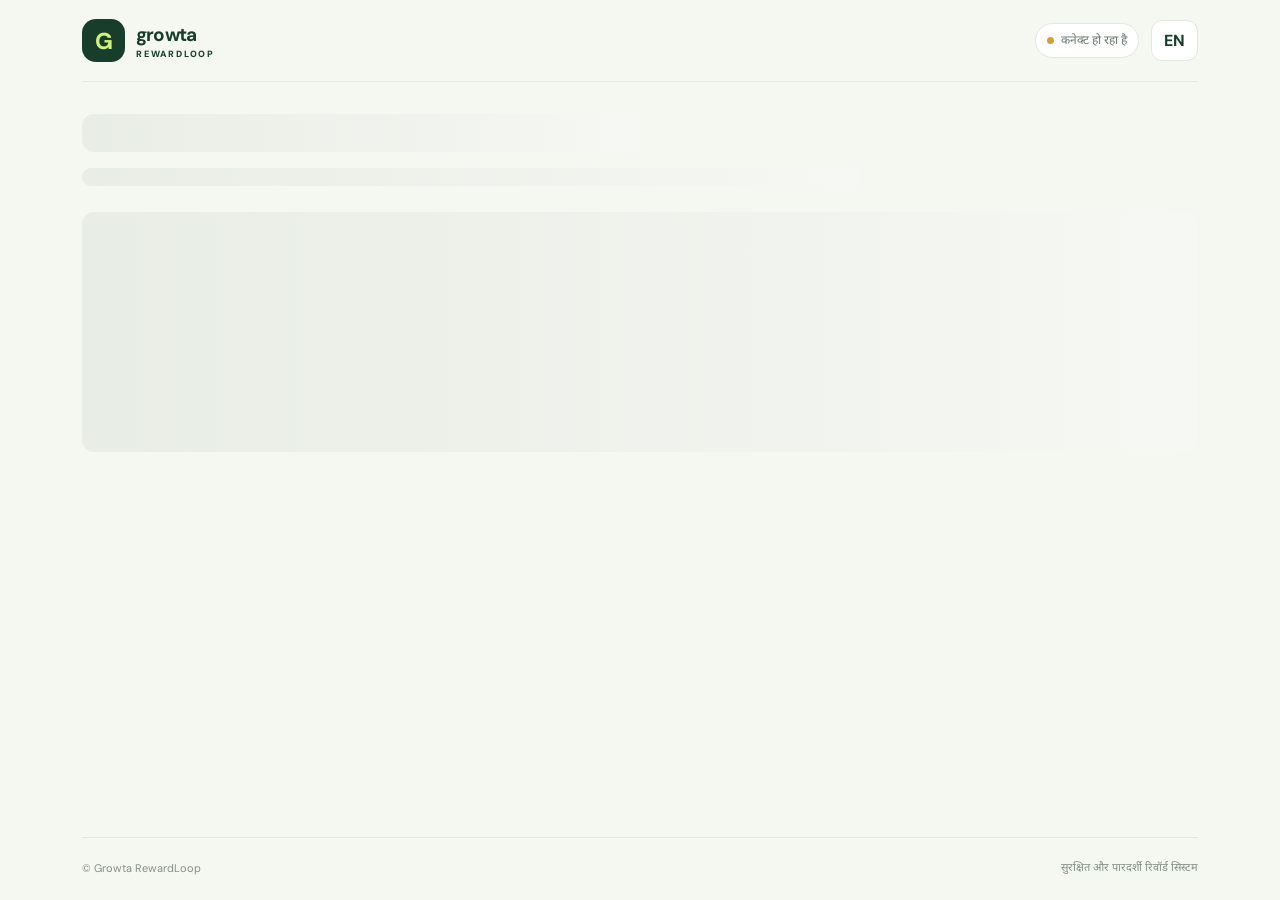
<file: index.html>
<!doctype html>
<html lang="hi">
<head>
  <meta charset="utf-8">
  <meta name="viewport" content="width=device-width,initial-scale=1,viewport-fit=cover">
  <meta name="theme-color" content="#173d2b">
  <meta name="description" content="Growta RewardLoop — किसान और कृषि साझेदारों के लिए भरोसेमंद रिवॉर्ड प्रोग्राम।">
  <link rel="icon" href="/icon.svg" type="image/svg+xml">
  <link rel="apple-touch-icon" href="/icon.svg">
  <link rel="manifest" href="/manifest.webmanifest">
  <link rel="stylesheet" href="/styles.css">
  <title>Growta RewardLoop</title>
</head>
<body>
  <div class="app-shell">
    <header class="topbar">
      <a class="brand" href="/" aria-label="Growta RewardLoop home"><span class="brand-mark">G</span><span><b>growta</b><small>REWARDLOOP</small></span></a>
      <div class="top-actions"><span id="connection-pill" class="connection-pill"><i></i><span data-i18n="connecting">कनेक्ट हो रहा है</span></span><button id="language-toggle" class="ghost-button" type="button" aria-label="Change language">EN</button></div>
    </header>
    <main id="app" class="main-content">
      <section class="hero-skeleton"><div class="skeleton skeleton-title"></div><div class="skeleton skeleton-copy"></div><div class="skeleton skeleton-card"></div></section>
    </main>
    <footer class="footer"><span>© <span id="year"></span> Growta RewardLoop</span><span data-i18n="secureByDesign">सुरक्षित और पारदर्शी रिवॉर्ड सिस्टम</span></footer>
  </div>
  <div id="toast-region" class="toast-region" role="status" aria-live="polite"></div>
  <script type="module" src="/app.js"></script>
  <script>if("serviceWorker" in navigator){window.addEventListener("load",()=>navigator.serviceWorker.register("/sw.js").catch(()=>{}));}</script>
</body>
</html>
</file>
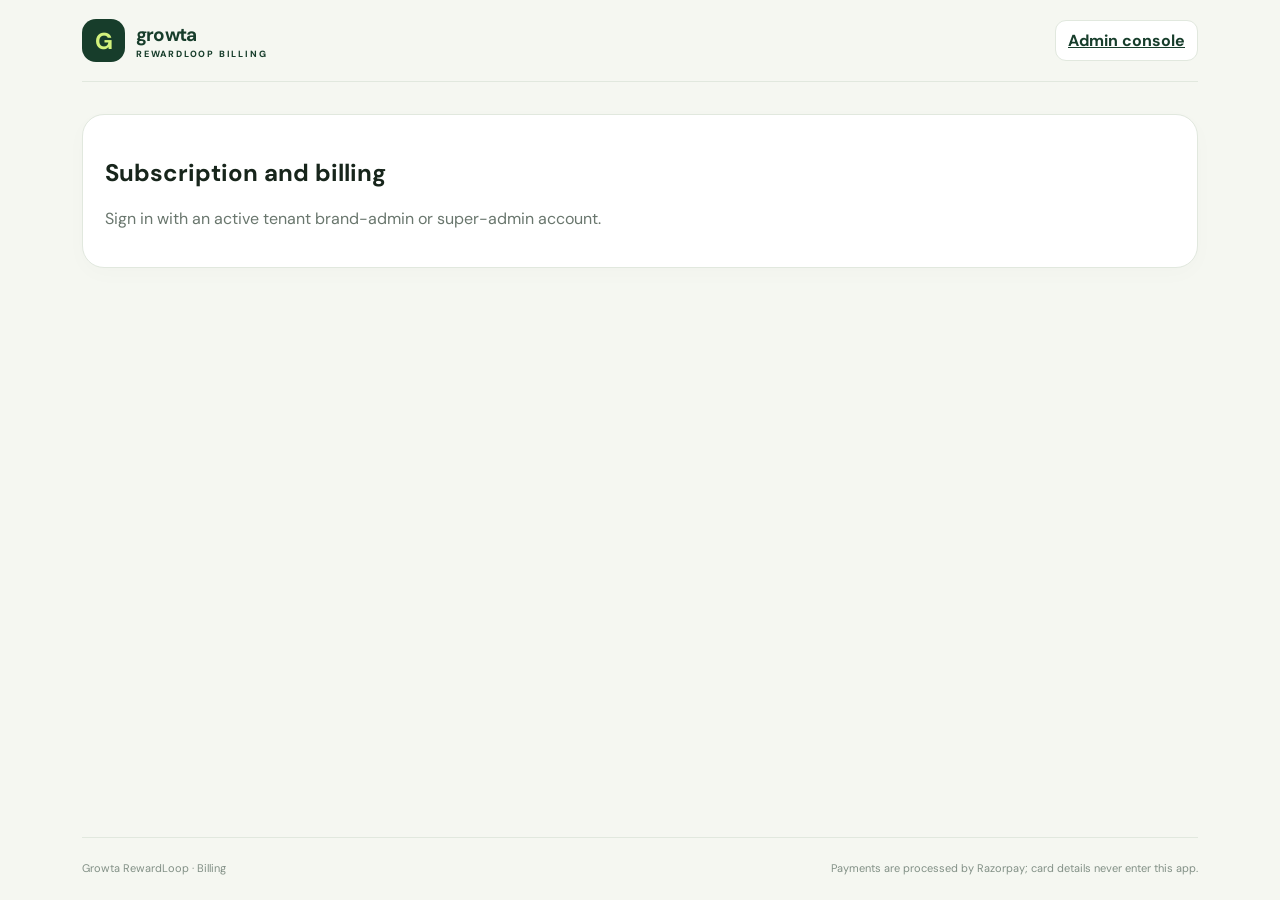
<file: admin-billing.html>
<!doctype html><html lang="en"><head><meta charset="utf-8"><meta name="viewport" content="width=device-width,initial-scale=1"><meta name="theme-color" content="#173d2b"><meta name="robots" content="noindex,nofollow"><title>Growta RewardLoop · Billing</title><link rel="stylesheet" href="/styles.css"><link rel="stylesheet" href="/admin.css"></head><body><div class="app-shell"><header class="topbar"><a class="brand" href="/admin.html"><span class="brand-mark">G</span><span><b>growta</b><small>REWARDLOOP BILLING</small></span></a><div class="top-actions"><a class="ghost-button" href="/admin.html">Admin console</a><button id="billing-signout" class="ghost-button hidden" type="button">Sign out</button></div></header><main id="billing-app" class="main-content"><section class="panel"><h1>Subscription and billing</h1><p class="muted">Sign in with an active tenant brand-admin or super-admin account.</p></section></main><footer class="footer"><span>Growta RewardLoop · Billing</span><span>Payments are processed by Razorpay; card details never enter this app.</span></footer></div><div id="billing-toast" class="toast-region" role="status" aria-live="polite"></div><script type="module" src="/admin-billing.js"></script></body></html>
</file>
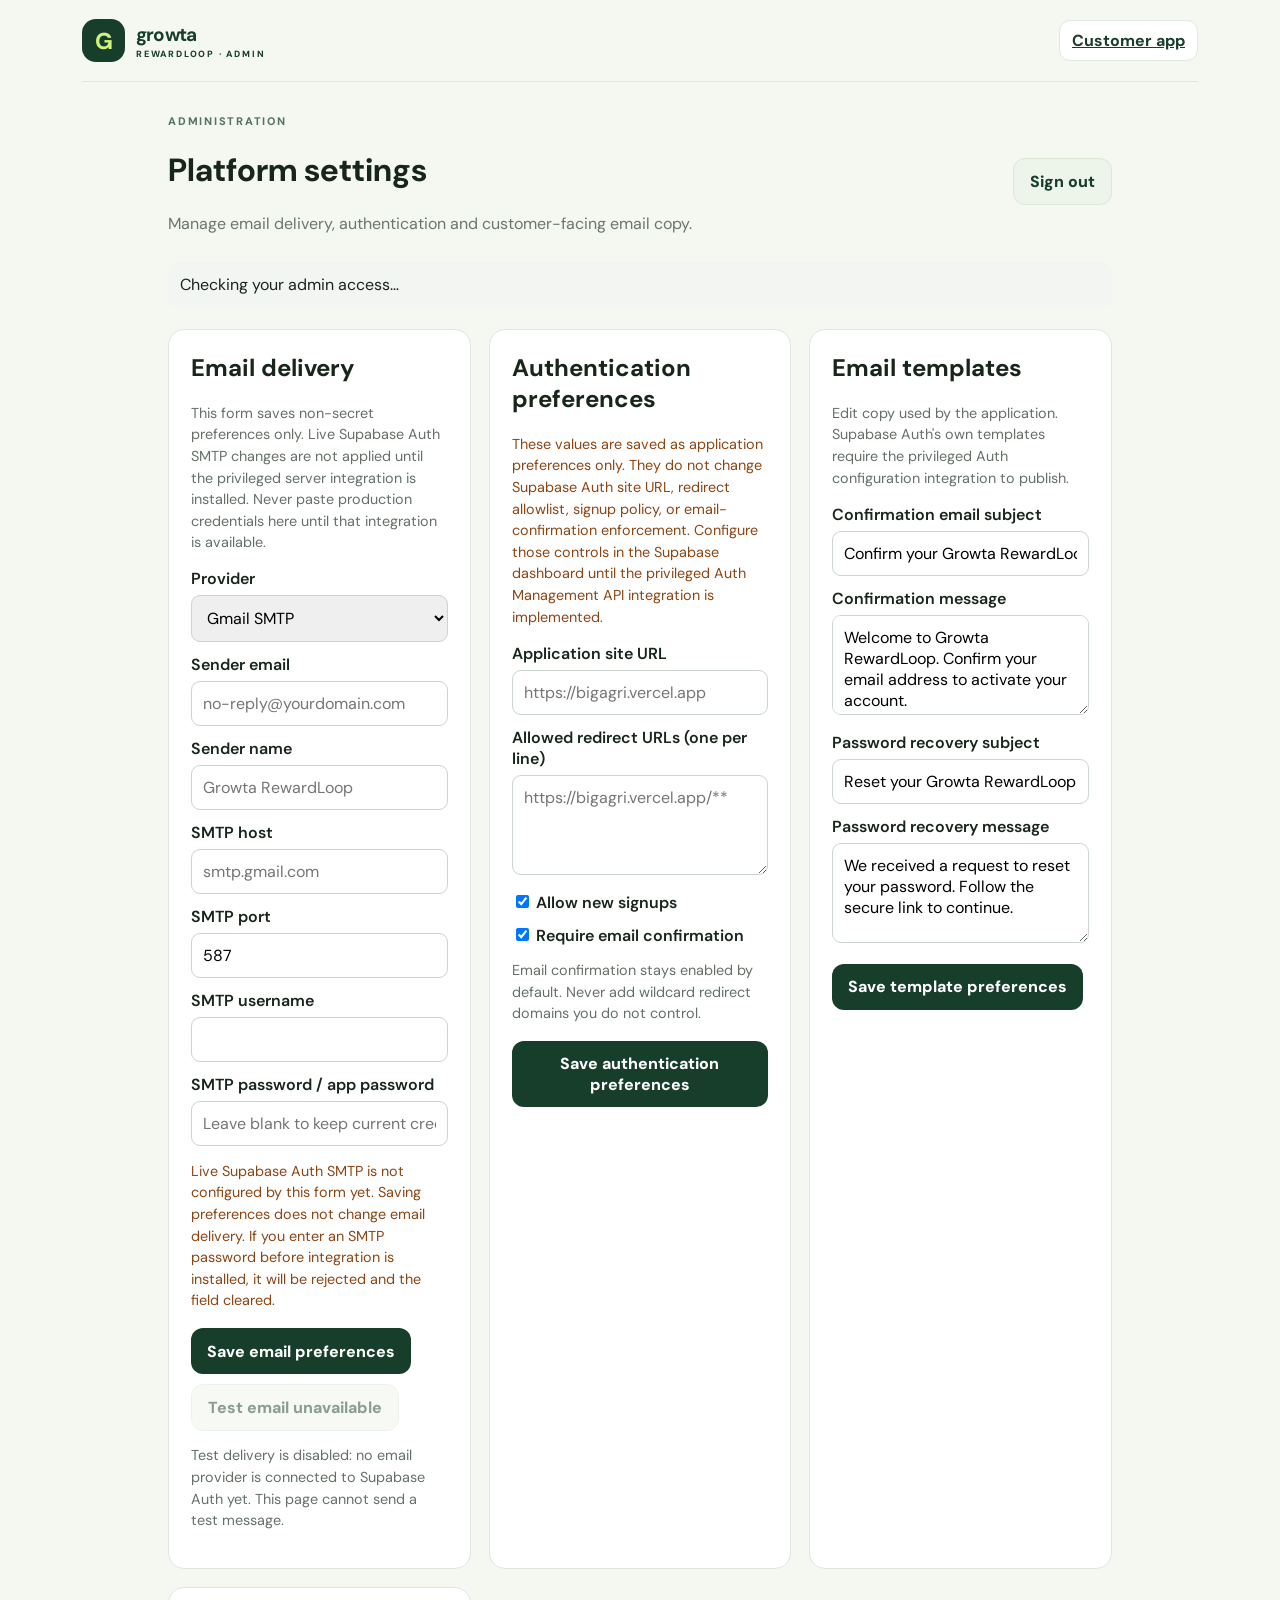
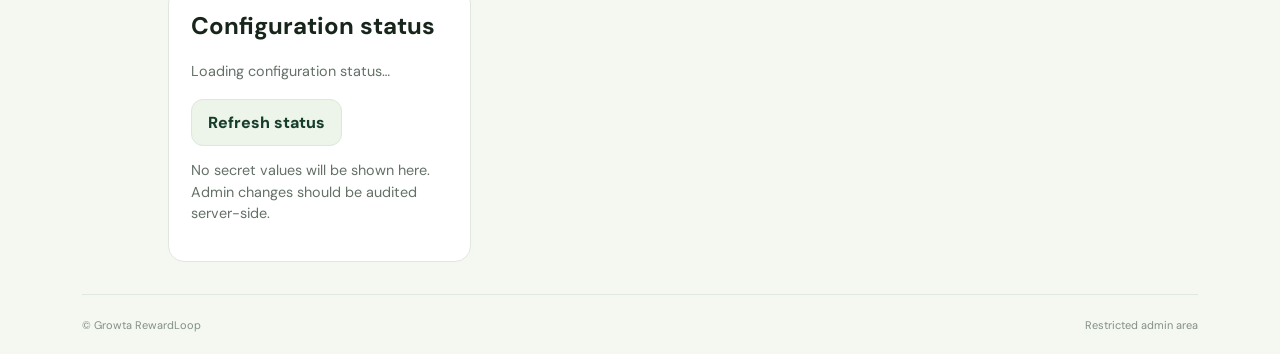
<file: admin-settings.html>
<!doctype html>
<html lang="en">
<head>
  <meta charset="utf-8">
  <meta name="viewport" content="width=device-width,initial-scale=1">
  <meta name="theme-color" content="#173d2b">
  <title>Growta RewardLoop · Admin Settings</title>
  <link rel="stylesheet" href="/styles.css">
  <style>
    .admin-wrap{max-width:980px;margin:32px auto;padding:0 18px}.admin-head{display:flex;justify-content:space-between;gap:16px;align-items:center;flex-wrap:wrap}.admin-grid{display:grid;grid-template-columns:repeat(auto-fit,minmax(280px,1fr));gap:18px;margin-top:22px}.admin-card{background:var(--panel,#fff);border:1px solid var(--border,#dfe7e0);border-radius:16px;padding:22px}.admin-card h2{margin-top:0}.admin-card label{display:block;font-weight:600;margin:12px 0 6px}.admin-card input,.admin-card select,.admin-card textarea{width:100%;box-sizing:border-box;padding:11px;border:1px solid #cbd5ce;border-radius:9px;font:inherit}.admin-card textarea{min-height:100px}.admin-note{font-size:.9rem;color:#647067;line-height:1.5}.admin-status{padding:12px;border-radius:10px;margin-top:12px;background:#f2f5f2}.admin-actions{display:flex;gap:10px;flex-wrap:wrap;margin-top:16px}.admin-actions button{cursor:pointer}.danger-note{color:#8b4513}
  </style>
</head>
<body>
  <div class="app-shell">
    <header class="topbar"><a class="brand" href="/" aria-label="Growta RewardLoop home"><span class="brand-mark">G</span><span><b>growta</b><small>REWARDLOOP · ADMIN</small></span></a><div class="top-actions"><a class="ghost-button" href="/">Customer app</a></div></header>
    <main class="admin-wrap">
      <div class="admin-head"><div><div class="eyebrow">ADMINISTRATION</div><h1>Platform settings</h1><p class="muted">Manage email delivery, authentication and customer-facing email copy.</p></div><button id="signout" class="secondary-button" type="button">Sign out</button></div>
      <div id="status" class="admin-status" role="status">Checking your admin access…</div>
      <div id="console" class="admin-grid" hidden>
        <section class="admin-card"><h2>Email delivery</h2><p class="admin-note">This form saves non-secret preferences only. Live Supabase Auth SMTP changes are not applied until the privileged server integration is installed. Never paste production credentials here until that integration is available.</p>
          <label for="provider">Provider</label><select id="provider"><option value="gmail">Gmail SMTP</option><option value="resend">Resend SMTP</option><option value="custom">Other SMTP</option></select>
          <label for="sender">Sender email</label><input id="sender" type="email" autocomplete="off" placeholder="no-reply@yourdomain.com">
          <label for="senderName">Sender name</label><input id="senderName" maxlength="120" placeholder="Growta RewardLoop">
          <label for="host">SMTP host</label><input id="host" autocomplete="off" placeholder="smtp.gmail.com">
          <label for="port">SMTP port</label><input id="port" type="number" min="1" max="65535" value="587">
          <label for="username">SMTP username</label><input id="username" autocomplete="off">
          <label for="password">SMTP password / app password</label><input id="password" type="password" autocomplete="new-password" placeholder="Leave blank to keep current credential">
          <p class="admin-note danger-note">Live Supabase Auth SMTP is not configured by this form yet. Saving preferences does not change email delivery. If you enter an SMTP password before integration is installed, it will be rejected and the field cleared.</p>
          <div class="admin-actions"><button id="saveEmail" class="primary-button" type="button">Save email preferences</button><button id="testEmail" class="secondary-button" type="button" disabled aria-disabled="true" title="Unavailable until the privileged email integration is installed">Test email unavailable</button></div><p class="admin-note" id="testEmailUnavailable">Test delivery is disabled: no email provider is connected to Supabase Auth yet. This page cannot send a test message.</p>
        </section>
        <section class="admin-card"><h2>Authentication preferences</h2><p class="admin-note danger-note">These values are saved as application preferences only. They do not change Supabase Auth site URL, redirect allowlist, signup policy, or email-confirmation enforcement. Configure those controls in the Supabase dashboard until the privileged Auth Management API integration is implemented.</p>
          <label for="siteUrl">Application site URL</label><input id="siteUrl" type="url" placeholder="https://bigagri.vercel.app">
          <label for="redirects">Allowed redirect URLs (one per line)</label><textarea id="redirects" placeholder="https://bigagri.vercel.app/**"></textarea>
          <label><input id="signupEnabled" type="checkbox" checked style="width:auto"> Allow new signups</label>
          <label><input id="emailConfirm" type="checkbox" checked style="width:auto"> Require email confirmation</label>
          <p class="admin-note">Email confirmation stays enabled by default. Never add wildcard redirect domains you do not control.</p>
          <div class="admin-actions"><button id="saveAuth" class="primary-button" type="button">Save authentication preferences</button></div>
        </section>
        <section class="admin-card"><h2>Email templates</h2><p class="admin-note">Edit copy used by the application. Supabase Auth's own templates require the privileged Auth configuration integration to publish.</p>
          <label for="confirmSubject">Confirmation email subject</label><input id="confirmSubject" maxlength="180" value="Confirm your Growta RewardLoop account">
          <label for="confirmBody">Confirmation message</label><textarea id="confirmBody">Welcome to Growta RewardLoop. Confirm your email address to activate your account.</textarea>
          <label for="recoverySubject">Password recovery subject</label><input id="recoverySubject" maxlength="180" value="Reset your Growta RewardLoop password">
          <label for="recoveryBody">Password recovery message</label><textarea id="recoveryBody">We received a request to reset your password. Follow the secure link to continue.</textarea>
          <div class="admin-actions"><button id="saveTemplates" class="primary-button" type="button">Save template preferences</button></div>
        </section>
        <section class="admin-card"><h2>Configuration status</h2><div id="configSummary" class="admin-note">Loading configuration status…</div><div class="admin-actions"><button id="refresh" class="secondary-button" type="button">Refresh status</button></div><p class="admin-note">No secret values will be shown here. Admin changes should be audited server-side.</p></section>
      </div>
    </main>
    <footer class="footer"><span>© <span id="year"></span> Growta RewardLoop</span><span>Restricted admin area</span></footer>
  </div>
  <script type="module" src="/admin-settings.js"></script>
</body>
</html>
</file>
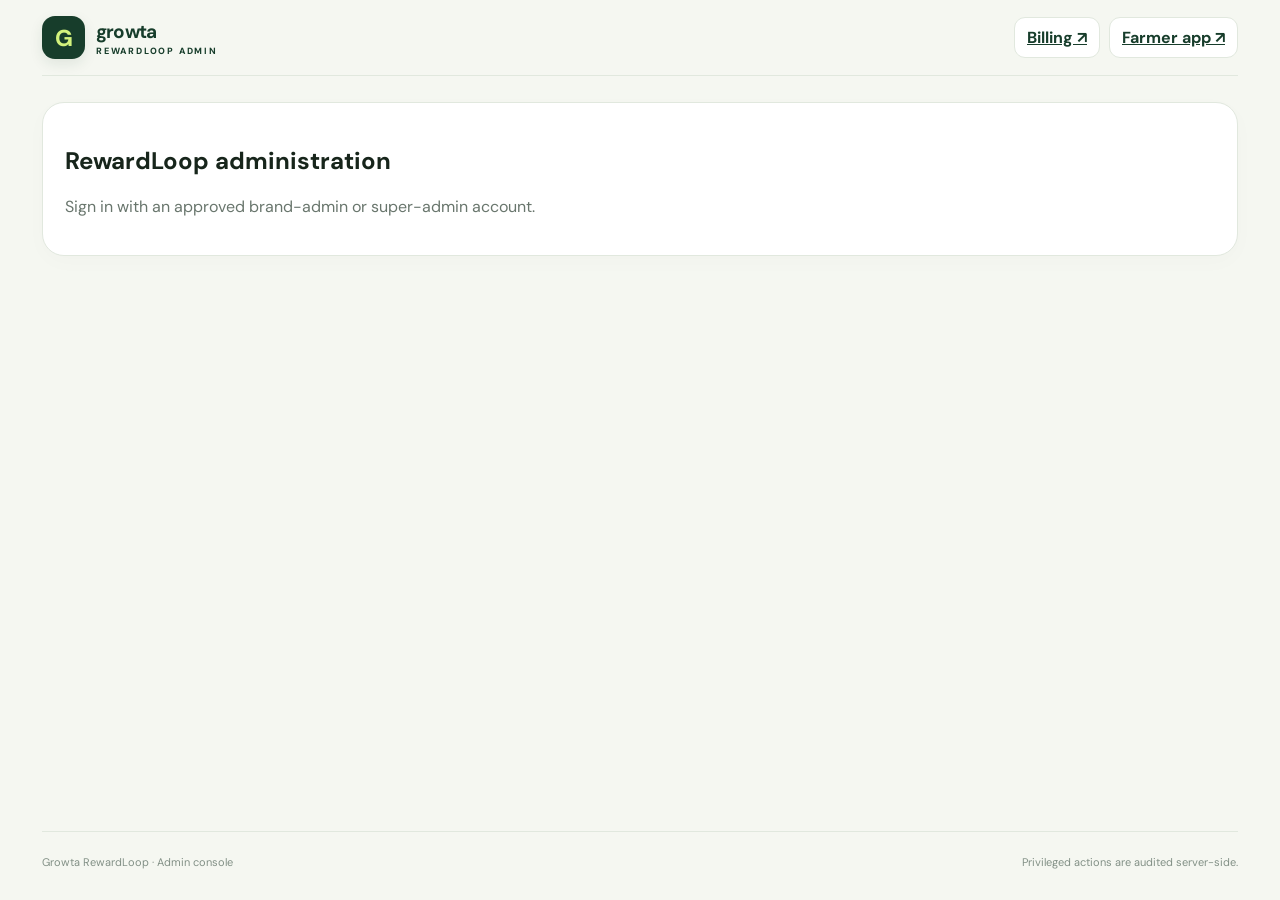
<file: admin.html>
<!doctype html><html lang="en"><head><meta charset="utf-8"><meta name="viewport" content="width=device-width,initial-scale=1"><meta name="theme-color" content="#173d2b"><title>RewardLoop Admin</title><link rel="stylesheet" href="/styles.css"><link rel="stylesheet" href="/admin.css"></head><body><div class="app-shell admin-app-shell"><header class="topbar"><a class="brand" href="/"><span class="brand-mark">G</span><span><b>growta</b><small>REWARDLOOP ADMIN</small></span></a><div class="top-actions"><a class="ghost-button" href="/admin-billing.html">Billing ↗</a><a class="ghost-button" href="/">Farmer app ↗</a><button id="admin-signout" class="ghost-button hidden" type="button">Sign out</button></div></header><main id="admin-app" class="main-content admin-console" aria-label="RewardLoop administration"><section class="panel"><h1>RewardLoop administration</h1><p class="muted">Sign in with an approved brand-admin or super-admin account.</p></section></main><footer class="footer"><span>Growta RewardLoop · Admin console</span><span>Privileged actions are audited server-side.</span></footer></div><div id="admin-toast" class="toast-region" role="status" aria-live="polite"></div><script type="module" src="/admin.js"></script></body></html>
</file>
<file: styles.css>
@import url('https://fonts.googleapis.com/css2?family=DM+Sans:wght@400;500;600;700&family=Noto+Sans+Devanagari:wght@400;500;600;700;800&display=swap');
:root{font-family:"DM Sans","Noto Sans Devanagari",system-ui,sans-serif;color:#17251b;background:#f5f7f1;font-synthesis:none;text-rendering:optimizeLegibility;--green:#173d2b;--green2:#24583b;--lime:#d3f27d;--muted:#69766d;--line:#e1e8de;--white:#fff;--red:#a6382b;--amber:#875c12}
*{box-sizing:border-box}body{margin:0;min-height:100vh}button,input,select{font:inherit}button{cursor:pointer}button:disabled{cursor:not-allowed;opacity:.5}.app-shell{max-width:1160px;margin:0 auto;padding:0 22px}.topbar{height:82px;display:flex;align-items:center;justify-content:space-between;border-bottom:1px solid var(--line)}.brand{display:flex;align-items:center;gap:11px;color:var(--green);text-decoration:none}.brand-mark{display:grid;place-items:center;width:43px;height:43px;border-radius:14px;background:var(--green);color:var(--lime);font-weight:800;font-size:23px}.brand b{display:block;font-size:19px;letter-spacing:-.04em}.brand small{display:block;font-size:9px;letter-spacing:.2em;font-weight:800;margin-top:1px}.top-actions{display:flex;align-items:center;gap:12px}.connection-pill{display:flex;align-items:center;gap:7px;font-size:12px;color:var(--muted);background:#fff;border:1px solid var(--line);padding:8px 11px;border-radius:999px}.connection-pill i{width:7px;height:7px;border-radius:100%;background:#d6a039}.connection-pill.online i{background:#29985a}.connection-pill.offline i{background:#c74b3f}.ghost-button{border:1px solid var(--line);background:#fff;border-radius:11px;padding:9px 12px;font-weight:700;color:var(--green)}.main-content{min-height:calc(100vh - 145px);padding:32px 0 48px}.hero{display:grid;grid-template-columns:1.2fr .8fr;gap:24px;align-items:stretch;margin-bottom:26px}.hero-copy{padding:34px 0}.eyebrow{font-size:11px;letter-spacing:.16em;font-weight:800;color:#55765d;text-transform:uppercase}.hero h1{font-size:clamp(32px,5vw,54px);line-height:1.08;letter-spacing:-.055em;margin:12px 0 14px;color:var(--green);max-width:650px}.hero p{font-size:16px;line-height:1.75;color:var(--muted);max-width:580px;margin:0}.hero-art{position:relative;overflow:hidden;border-radius:26px;background:var(--green);color:#fff;padding:28px;min-height:250px;display:flex;flex-direction:column;justify-content:space-between}.hero-art:before,.hero-art:after{content:"";position:absolute;border:1px solid #ffffff20;border-radius:50%;width:270px;height:270px;right:-80px;top:-95px}.hero-art:after{width:190px;height:190px;right:-40px;top:-55px}.art-label{font-size:11px;letter-spacing:.15em;color:#d3f27d;font-weight:800;z-index:1}.points-big{font-size:clamp(46px,6vw,70px);font-weight:800;letter-spacing:-.06em;line-height:1;z-index:1}.points-caption{font-size:13px;color:#d4e2d5;z-index:1}.art-bottom{display:flex;justify-content:space-between;align-items:end;z-index:1}.art-icon{font-size:48px}.section-heading{display:flex;align-items:end;justify-content:space-between;gap:16px;margin:30px 0 16px}.section-heading h2{font-size:23px;letter-spacing:-.04em;margin:0;color:var(--green)}.section-heading p{font-size:13px;color:var(--muted);margin:4px 0 0}.layout-grid{display:grid;grid-template-columns:minmax(0,1.4fr) minmax(280px,.8fr);gap:22px}.panel{background:#fff;border:1px solid var(--line);border-radius:22px;padding:22px;box-shadow:0 6px 22px #173d2b05}.panel h3{margin:0 0 6px;font-size:18px;letter-spacing:-.03em}.muted{color:var(--muted)}.small{font-size:12px}.form-stack{display:grid;gap:13px}.field{display:grid;gap:7px}.field label{font-size:12px;font-weight:700;color:#3d5143}.field input,.field select{width:100%;min-height:46px;border:1px solid #dce5da;border-radius:12px;padding:11px 13px;background:#fbfcfa;color:#17251b;outline:none}.field input:focus,.field select:focus{border-color:#528663;box-shadow:0 0 0 3px #52866318}.form-row{display:grid;grid-template-columns:1fr 1fr;gap:12px}.primary-button,.secondary-button,.danger-button{display:inline-flex;align-items:center;justify-content:center;gap:8px;border:0;border-radius:12px;min-height:46px;padding:12px 16px;font-weight:800;transition:transform .15s,background .15s}.primary-button{background:var(--green);color:#fff}.primary-button:hover{background:var(--green2);transform:translateY(-1px)}.secondary-button{background:#edf4e9;color:var(--green);border:1px solid #dce8d8}.danger-button{background:#fff0ed;color:var(--red);border:1px solid #f1d4ce}.wide{width:100%}.text-button{border:0;background:none;color:var(--green2);font-weight:800;padding:8px 0;text-align:left}.auth-switch{font-size:13px;color:var(--muted);margin:0}.auth-layout{display:grid;grid-template-columns:1fr .85fr;gap:26px;max-width:920px;margin:25px auto}.auth-intro{padding:32px 8px}.auth-intro h1{font-size:clamp(32px,4vw,48px);line-height:1.1;letter-spacing:-.05em;color:var(--green);margin:13px 0}.auth-intro p{color:var(--muted);line-height:1.8}.benefit-list{display:grid;gap:13px;margin-top:25px}.benefit{display:flex;gap:10px;align-items:start;font-size:14px}.benefit-icon{display:grid;place-items:center;flex:0 0 28px;height:28px;border-radius:9px;background:#e7f1e2;color:var(--green);font-weight:800}.auth-panel{padding:25px}.auth-panel h2{font-size:24px;margin:0 0 6px;letter-spacing:-.04em}.tabs{display:flex;background:#f0f4ed;padding:4px;border-radius:12px;gap:4px;margin:18px 0}.tab{flex:1;border:0;background:transparent;border-radius:9px;padding:10px;font-size:13px;font-weight:800;color:var(--muted)}.tab.active{background:#fff;color:var(--green);box-shadow:0 2px 7px #173d2b10}.alert{border-radius:12px;padding:12px 14px;font-size:13px;line-height:1.6;margin:12px 0}.alert.info{background:#eef5e9;color:#315d38}.alert.warn{background:#fff6df;color:#77520e}.alert.error{background:#fff0ed;color:#9d3328}.alert.success{background:#e7f7e9;color:#226b38}.reward-grid{display:grid;grid-template-columns:repeat(3,minmax(0,1fr));gap:14px}.reward-card{border:1px solid var(--line);border-radius:18px;padding:17px;background:#fff;display:flex;flex-direction:column;min-height:235px}.reward-visual{height:84px;border-radius:13px;background:linear-gradient(135deg,#edf5e7,#f7f8ee);display:grid;place-items:center;font-size:34px;margin-bottom:15px}.reward-category{font-size:10px;letter-spacing:.12em;text-transform:uppercase;color:#6a826e;font-weight:800}.reward-card h3{font-size:16px;line-height:1.4;margin:7px 0}.reward-card p{font-size:12px;line-height:1.6;color:var(--muted);margin:0 0 14px}.reward-meta{display:flex;align-items:center;justify-content:space-between;gap:8px;margin-top:auto;padding-top:12px}.points-cost{font-size:14px;font-weight:800;color:var(--green)}.tag{display:inline-flex;align-items:center;padding:5px 8px;border-radius:999px;font-size:10px;font-weight:800;background:#f3f4ed;color:#69766d}.tag.demo{background:#fff4d8;color:#8b5b09}.tag.verified{background:#e7f7e9;color:#226b38}.tag.pending{background:#fff4d8;color:#8b5b09}.empty-state{border:1px dashed #d5e0d2;border-radius:16px;padding:26px;text-align:center;color:var(--muted);font-size:13px}.empty-state strong{display:block;color:var(--green);font-size:16px;margin-bottom:5px}.history-list{display:grid;gap:0}.history-item{display:flex;align-items:center;justify-content:space-between;gap:14px;padding:13px 0;border-bottom:1px solid #edf0ea}.history-item:last-child{border-bottom:0}.history-title{font-size:13px;font-weight:700}.history-sub{font-size:11px;color:var(--muted);margin-top:3px}.delta{font-weight:800;font-size:14px;white-space:nowrap}.delta.plus{color:#27864a}.delta.minus{color:#a34a36}.scan-box{display:grid;gap:13px}.scan-camera{width:100%;max-height:280px;object-fit:cover;border-radius:14px;background:#15271b}.scan-actions{display:flex;gap:9px;flex-wrap:wrap}.status-card{border-radius:14px;padding:15px;background:#f5f7f1;display:flex;gap:12px;align-items:start}.status-card strong{display:block;font-size:14px}.status-card span{display:block;font-size:12px;color:var(--muted);margin-top:3px;line-height:1.6}.profile-row{display:flex;align-items:center;gap:12px}.avatar{width:44px;height:44px;border-radius:14px;background:#e6f0df;display:grid;place-items:center;color:var(--green);font-weight:800;font-size:18px}.profile-meta strong{display:block}.profile-meta span{font-size:12px;color:var(--muted)}.bottom-nav{display:none}.footer{border-top:1px solid var(--line);min-height:60px;display:flex;align-items:center;justify-content:space-between;gap:12px;color:#829086;font-size:11px}.toast-region{position:fixed;bottom:20px;right:20px;display:grid;gap:8px;z-index:20;max-width:min(380px,calc(100vw - 40px))}.toast{padding:13px 16px;background:#173d2b;color:#fff;border-radius:13px;box-shadow:0 12px 35px #0002;font-size:13px;animation:slidein .2s ease}.toast.error{background:#9d3328}.skeleton{background:linear-gradient(90deg,#e8ede5,#f6f8f3,#e8ede5);background-size:200% 100%;animation:shine 1.2s infinite;border-radius:12px}.skeleton-title{height:38px;width:50%;margin-bottom:16px}.skeleton-copy{height:18px;width:70%;margin-bottom:26px}.skeleton-card{height:240px;width:100%}.hidden{display:none!important}.inline-link{color:var(--green2);font-weight:700}.pill-row{display:flex;flex-wrap:wrap;gap:8px}.pill{background:#f0f4ed;color:#49614d;border-radius:999px;padding:7px 11px;font-size:11px;font-weight:700}.section-nav{display:flex;gap:8px;flex-wrap:wrap;margin:0 0 20px}.nav-chip{border:1px solid var(--line);background:#fff;color:#56675a;border-radius:999px;padding:9px 13px;font-size:12px;font-weight:800}.nav-chip.active{background:var(--green);color:#fff;border-color:var(--green)}.scan-input{font-family:ui-monospace,monospace}.qr-note{font-size:12px;line-height:1.7;color:var(--muted)}@keyframes shine{to{background-position:-200% 0}}@keyframes slidein{from{opacity:0;transform:translateY(8px)}to{opacity:1;transform:translateY(0)}}
@media(max-width:820px){.hero{grid-template-columns:1fr}.hero-copy{padding:12px 0 0}.hero-art{min-height:205px}.layout-grid{grid-template-columns:1fr}.reward-grid{grid-template-columns:repeat(2,minmax(0,1fr))}.auth-layout{grid-template-columns:1fr;gap:6px}.auth-intro{padding:14px 0}.auth-intro h1{font-size:36px}.benefit-list{grid-template-columns:1fr 1fr}.main-content{padding-top:24px}}
@media(max-width:540px){.app-shell{padding:0 15px}.topbar{height:70px}.connection-pill{font-size:0;padding:9px}.connection-pill i{width:8px;height:8px}.main-content{padding-bottom:32px}.hero h1{font-size:37px}.hero-art{padding:22px;min-height:190px}.points-big{font-size:54px}.panel{padding:17px;border-radius:18px}.reward-grid{grid-template-columns:1fr 1fr;gap:9px}.reward-card{padding:11px;min-height:224px}.reward-visual{height:65px;font-size:28px}.reward-card h3{font-size:13px}.reward-card p{font-size:11px}.reward-meta{align-items:start;flex-direction:column}.form-row{grid-template-columns:1fr}.section-heading h2{font-size:20px}.footer{align-items:start;justify-content:center;flex-direction:column;padding:14px 0}.benefit-list{grid-template-columns:1fr}.auth-panel{padding:19px}.toast-region{right:12px;bottom:12px}.bottom-nav{position:sticky;bottom:0;display:flex;background:#fff;border:1px solid var(--line);border-radius:16px;padding:6px;gap:4px;margin-top:20px;box-shadow:0 -5px 22px #173d2b08}.bottom-nav button{flex:1;border:0;border-radius:11px;background:transparent;padding:10px 3px;font-size:10px;font-weight:800;color:var(--muted)}.bottom-nav button.active{background:#eaf2e5;color:var(--green)}}
@media(prefers-reduced-motion:reduce){*,*::before,*::after{animation-duration:.01ms!important;transition-duration:.01ms!important}}

/* Accessibility utility used by the RewardLoop shell. */
.sr-only{position:absolute!important;width:1px;height:1px;padding:0;margin:-1px;overflow:hidden;clip:rect(0,0,0,0);white-space:nowrap;border:0}
</file>
<file: admin.css>
/* RewardLoop admin console — dense, accessible enterprise workspace */
.admin-app-shell{width:min(100% - 40px,1880px);max-width:none;margin:0 auto}
.admin-app-shell .topbar{height:76px;gap:20px}
.admin-app-shell .brand-mark{border-radius:13px;box-shadow:0 5px 14px #173d2b18}
.admin-app-shell .top-actions{gap:9px}
.admin-app-shell .main-content{padding:26px 0 54px}
.admin-console{min-width:0}
.admin-console .admin-title{display:flex;justify-content:space-between;align-items:center;gap:20px;margin:0 0 20px}
.admin-console .admin-title h1{color:var(--green);font-size:clamp(27px,2.3vw,36px);letter-spacing:-.045em;line-height:1.12;margin:7px 0 6px}
.admin-console .admin-title .eyebrow{font-size:10px;letter-spacing:.15em}
.admin-console .admin-title p{margin:0}
.admin-console .admin-title>div{min-width:0}
.admin-console #refresh{flex:0 0 auto;min-height:40px}
.admin-console .tenant-picker{display:flex;align-items:center;gap:9px;margin-top:12px;color:var(--muted);font-size:12px;font-weight:700}
.admin-console .tenant-picker select{min-width:220px;max-width:100%;min-height:38px;padding:8px 12px;border:1px solid var(--line);border-radius:10px;background:#fff;color:var(--green);font:inherit}
.admin-console .tenant-compat-warning{margin:0 0 16px;padding:12px 14px;border:1px solid #e7c879;border-radius:12px;background:#fff8e6;color:#704f0a;font-size:13px;line-height:1.5}
.admin-console .admin-workspace{display:grid;grid-template-columns:232px minmax(0,1fr);gap:22px;align-items:start}
.admin-console .admin-sidebar{position:sticky;top:16px;align-self:start;max-height:calc(100vh - 32px);overflow:auto;padding:17px 12px 12px;border:1px solid #e1e8de;border-radius:19px;background:#fff;box-shadow:0 8px 28px #173d2b08}
.admin-sidebar-brand{display:flex;align-items:center;gap:10px;padding:0 7px}
.admin-sidebar-mark{display:grid;place-items:center;flex:0 0 38px;height:38px;border-radius:12px;background:var(--green);color:var(--lime);font-weight:900;font-size:20px;box-shadow:0 5px 13px #173d2b1f}
.admin-sidebar-brand>div{display:grid;gap:2px}
.admin-sidebar-overline{font-size:9px;letter-spacing:.15em;font-weight:800;color:#7b897e}
.admin-sidebar-brand strong{font-size:15px;letter-spacing:-.02em;color:var(--green)}
.admin-sidebar-description{padding:0 7px;margin:12px 0 16px;font-size:11px;color:var(--muted)}
.admin-sidebar-nav{min-width:0}
.admin-console .admin-section-nav{display:grid;gap:4px;margin:0;padding:0;border:0;border-radius:0;background:transparent}
.admin-console .admin-section-nav-label{padding:0 10px;margin:0 0 7px;color:#829086;font-size:9px;font-weight:900;letter-spacing:.15em;text-transform:uppercase}
.admin-console .admin-section-nav a{display:grid;grid-template-columns:25px minmax(0,1fr) 14px;align-items:center;gap:9px;min-height:42px;padding:8px 9px;border:1px solid transparent;border-radius:11px;background:transparent;color:#526157;font-size:11px;font-weight:700;text-decoration:none;white-space:normal;transition:background .15s,border-color .15s,color .15s}
.admin-console .admin-section-nav a:hover{background:#f6f8f4;border-color:#e7ede4;color:var(--green)}
.admin-console .admin-section-nav a:focus-visible{outline:3px solid #7ca48666;outline-offset:2px}
.admin-console .admin-section-nav a.active{background:#edf4e9;border-color:#dfe9d9;color:var(--green)}
.admin-nav-index{display:grid;place-items:center;width:24px;height:24px;border-radius:8px;background:#f2f5ef;color:#7a887c;font-size:9px;font-weight:900;font-variant-numeric:tabular-nums}
.admin-section-nav a.active .admin-nav-index{background:var(--green);color:#e2f7b5}
.admin-nav-label{min-width:0;line-height:1.35}
.admin-nav-arrow{justify-self:end;opacity:0;transform:translateX(-3px);transition:opacity .15s,transform .15s;font-size:12px}
.admin-section-nav a.active .admin-nav-arrow,.admin-section-nav a:hover .admin-nav-arrow{opacity:.75;transform:translateX(0)}
.admin-sidebar-footer{display:flex;gap:9px;align-items:flex-start;margin:18px 4px 0;padding:13px 8px 4px;border-top:1px solid #edf1eb}
.admin-security-mark{display:grid;place-items:center;flex:0 0 23px;height:23px;border-radius:8px;background:#e7f5e8;color:#287242;font-size:12px;font-weight:900}
.admin-sidebar-footer>span:last-child{display:grid;gap:3px}
.admin-sidebar-footer strong{font-size:10px;color:#415448}
.admin-sidebar-footer small{font-size:10px;line-height:1.4;color:#859187}
.admin-console .admin-content-stack{display:grid;gap:18px;min-width:0}
.admin-console .admin-stats{display:grid;grid-template-columns:repeat(6,minmax(0,1fr));gap:10px;margin:0}
.admin-console .admin-stat{position:relative;min-width:0;min-height:108px;padding:17px 15px 15px;border:1px solid #e2e9df;border-radius:15px;background:linear-gradient(180deg,#fff 0%,#fcfdfb 100%);box-shadow:0 4px 14px #173d2b05;overflow:hidden}
.admin-console .admin-stat:before{content:"";position:absolute;left:0;top:17px;bottom:17px;width:3px;border-radius:0 4px 4px 0;background:#b9d69f}
.admin-console .admin-stat span{display:block;min-height:28px;color:#65746a;font-size:10px;font-weight:700;line-height:1.4}
.admin-console .admin-stat strong{display:block;overflow-wrap:anywhere;color:var(--green);font-size:clamp(23px,1.8vw,30px);font-weight:800;letter-spacing:-.045em;line-height:1.1;margin-top:9px;font-variant-numeric:tabular-nums}
.admin-console .panel.admin-panel{min-width:0;margin:0;padding:21px;border:1px solid #e2e9df;border-radius:17px;background:#fff;box-shadow:0 5px 18px #173d2b06;scroll-margin-top:18px}
.admin-console .admin-panel h2{display:flex;align-items:center;gap:9px;margin:0 0 6px;color:#213f2c;font-size:17px;font-weight:800;letter-spacing:-.025em;line-height:1.35}
.admin-console .admin-panel h2:before{content:"";display:block;flex:0 0 4px;height:19px;border-radius:3px;background:#b7d590}
.admin-console .admin-panel>p{margin:7px 0 14px;color:#728075;font-size:12px;line-height:1.65}
.admin-console .admin-columns{display:grid;grid-template-columns:repeat(2,minmax(0,1fr));gap:18px;min-width:0}
.admin-console .admin-columns>.admin-panel{min-width:0}
.admin-console .admin-form{display:grid;grid-template-columns:repeat(2,minmax(0,1fr));gap:12px;margin-top:15px}
.admin-console .admin-form .wide-field{grid-column:1/-1}
.admin-console .field{min-width:0;align-content:start}
.admin-console .field label{font-size:11px;color:#46584b}
.admin-console .field input,.admin-console .field select,.admin-console .field textarea{width:100%;min-width:0;min-height:42px;padding:10px 12px;border:1px solid #dce5da;border-radius:10px;background:#fcfdfb;color:#223429;font:inherit;font-size:12px;outline:none;transition:border-color .15s,box-shadow .15s}
.admin-console .field textarea{min-height:104px;resize:vertical}
.admin-console .field input:focus,.admin-console .field select:focus,.admin-console .field textarea:focus{border-color:#528663;box-shadow:0 0 0 3px #52866318}
.admin-console .primary-button,.admin-console .secondary-button,.admin-console .danger-button{min-height:38px;border-radius:10px;padding:9px 12px;font-size:11px;transition:transform .14s,box-shadow .14s,background .14s}
.admin-console .primary-button:hover,.admin-console .secondary-button:hover,.admin-console .danger-button:hover{transform:translateY(-1px)}
.admin-console .primary-button:focus-visible,.admin-console .secondary-button:focus-visible,.admin-console .danger-button:focus-visible{outline:3px solid #7ca48666;outline-offset:2px}
.admin-console .admin-actions{display:flex;flex-wrap:wrap;align-items:center;gap:6px}
.admin-console .admin-actions button{min-height:31px;padding:6px 9px;border-radius:8px;font-size:10px}
.admin-console .admin-table-wrap{overflow:auto;margin-top:13px;border:1px solid #edf1eb;border-radius:12px}
.admin-console table.admin-table{width:100%;border-collapse:separate;border-spacing:0;font-size:11px;min-width:600px}
.admin-console table.admin-table th,.admin-console table.admin-table td{padding:12px 13px;border-bottom:1px solid #edf1eb;text-align:left;vertical-align:middle}
.admin-console table.admin-table th{position:sticky;top:0;background:#f7f9f5;color:#6e7c71;font-size:9px;font-weight:900;letter-spacing:.07em;text-transform:uppercase}
.admin-console table.admin-table tbody tr:last-child td{border-bottom:0}
.admin-console table.admin-table tbody tr:hover td{background:#fbfcfa}
.admin-console table.admin-table td strong{color:#233d2b;font-weight:800}
.admin-console .admin-badge{display:inline-flex;align-items:center;gap:5px;padding:5px 8px;border:1px solid #dcebd8;border-radius:999px;background:#edf6e8;color:#315d38;font-size:9px;font-weight:900;letter-spacing:.015em;white-space:nowrap}
.admin-console .admin-badge.warn{border-color:#f0dfb3;background:#fff6df;color:#865b0d}
.admin-console .admin-badge.bad{border-color:#f0d7d1;background:#fff0ed;color:#a43d30}
.admin-console .history-item{gap:13px;padding:13px 0;border-bottom:1px solid #edf1eb}
.admin-console .history-title{color:#2d4232;font-size:12px;font-weight:800;line-height:1.45}
.admin-console .history-sub{color:#79867c;font-size:10px;line-height:1.5}
.admin-console .admin-empty{padding:28px 20px;border:1px dashed #d7e2d4;border-radius:13px;background:#fbfcfa;color:#768278;font-size:12px;line-height:1.6}
.admin-console .admin-pager{display:flex;align-items:center;justify-content:space-between;gap:12px;margin-top:8px;padding:12px 0 0}
.admin-console .admin-pager .admin-actions{flex:0 0 auto}
.admin-console .qr-export-notice{border-color:#e6cf91!important;background:#fffdf6!important}
.admin-console .qr-export-notice h2:before{background:#deb64f}
.admin-console .divider{height:1px;margin:17px 0;border:0;background:#edf1eb}
.admin-console .tenant-picker{flex-wrap:wrap}
.admin-console .tenant-picker select{min-width:210px}
.admin-console :target{scroll-margin-top:18px}
@media(max-width:1450px){
  .admin-console .admin-stats{grid-template-columns:repeat(3,minmax(0,1fr))}
  .admin-console .admin-stat{min-height:98px}
}
@media(max-width:1120px){
  .admin-console .admin-workspace{grid-template-columns:210px minmax(0,1fr);gap:16px}
  .admin-console .admin-columns{gap:14px}
  .admin-console .panel.admin-panel{padding:17px}
  .admin-console .admin-stat{padding:14px 12px}
}
@media(max-width:900px){
  .admin-app-shell{width:min(100% - 28px,1880px)}
  .admin-console .admin-workspace{grid-template-columns:1fr;gap:15px}
  .admin-console .admin-sidebar{position:relative;top:auto;max-height:none;padding:12px;border-radius:15px}
  .admin-sidebar-brand{display:none}
  .admin-sidebar-description{margin:0 5px 8px}
  .admin-sidebar-footer{display:none}
  .admin-console .admin-section-nav{display:flex;align-items:center;gap:6px;flex-wrap:nowrap;overflow-x:auto;overscroll-behavior-x:contain;padding:0 0 3px;scrollbar-width:thin}
  .admin-console .admin-section-nav-label{flex:0 0 auto;margin:0 4px 0 5px;padding:0}
  .admin-console .admin-section-nav a{display:flex;flex:0 0 auto;gap:7px;min-height:36px;padding:6px 9px;white-space:nowrap}
  .admin-nav-index{flex:0 0 22px;width:22px;height:22px}
  .admin-nav-arrow{display:none}
  .admin-console .admin-content-stack{gap:15px}
}
@media(max-width:680px){
  .admin-app-shell{width:calc(100% - 24px)}
  .admin-app-shell .topbar{height:68px}
  .admin-app-shell .top-actions{gap:6px}
  .admin-app-shell .top-actions .ghost-button{padding:8px 9px;font-size:10px}
  .admin-app-shell .brand{gap:8px}
  .admin-app-shell .brand-mark{width:35px;height:35px;border-radius:11px;font-size:19px}
  .admin-app-shell .brand b{font-size:16px}
  .admin-app-shell .brand small{font-size:8px;letter-spacing:.12em}
  .admin-app-shell .main-content{padding:20px 0 36px}
  .admin-console .admin-title{align-items:flex-start;flex-direction:column;gap:13px;margin-bottom:15px}
  .admin-console .admin-title h1{font-size:29px}
  .admin-console .admin-title .tenant-picker{width:100%}
  .admin-console .tenant-picker select{min-width:0;flex:1}
  .admin-console .admin-stats{grid-template-columns:repeat(2,minmax(0,1fr));gap:8px}
  .admin-console .admin-stat{min-height:89px;padding:12px 11px}
  .admin-console .admin-stat span{font-size:9px;min-height:24px}
  .admin-console .admin-stat strong{font-size:24px;margin-top:6px}
  .admin-console .admin-columns{grid-template-columns:1fr}
  .admin-console .panel.admin-panel{padding:15px;border-radius:14px}
  .admin-console .admin-form{grid-template-columns:1fr}
  .admin-console .admin-form .wide-field{grid-column:auto}
  .admin-console .admin-panel h2{font-size:16px}
  .admin-console .admin-actions{align-items:stretch}
  .admin-console .admin-actions button{flex:0 1 auto}
  .admin-console .history-item{align-items:flex-start;flex-wrap:wrap}
  .admin-console .admin-pager{align-items:flex-start;flex-direction:column}
}
@media(prefers-reduced-motion:reduce){
  .admin-console *, .admin-console *::before, .admin-console *::after{scroll-behavior:auto!important;animation-duration:.01ms!important;transition-duration:.01ms!important}
}

/* Accessible in-app dialogs for audited operational actions. */
.admin-dialog{width:min(520px,calc(100vw - 28px));max-width:520px;max-height:min(88vh,760px);overflow:auto;padding:0;border:1px solid #dce6d9;border-radius:20px;background:#fff;color:var(--ink,#17251b);box-shadow:0 28px 100px #10231940}
.admin-dialog::backdrop{background:#14261b80;backdrop-filter:blur(4px)}
.admin-dialog-form{display:grid;gap:0;padding:24px}
.admin-dialog-topline{display:flex;align-items:center;gap:9px;margin-bottom:18px}
.admin-dialog-mark{display:grid;place-items:center;flex:0 0 32px;height:32px;border-radius:10px;background:var(--green,#173d2b);color:var(--lime,#d3f27d);font-size:14px;font-weight:900}
.admin-dialog-mark.danger{background:#fff0ed;color:#a6382b;border:1px solid #f1d4ce}
.admin-dialog-kicker{color:#7b897e;font-size:9px;font-weight:900;letter-spacing:.14em}
.admin-dialog-close{display:grid;place-items:center;width:32px;height:32px;margin-left:auto;border:1px solid #e2e9df;border-radius:10px;background:#fff;color:#69776c;font-size:20px;line-height:1}
.admin-dialog-close:hover{background:#f5f8f3;color:var(--green,#173d2b)}
.admin-dialog h2{margin:0;color:var(--green,#173d2b);font-size:clamp(20px,4vw,25px);letter-spacing:-.04em;line-height:1.2}
.admin-dialog-description{margin:11px 0 0;color:#66746a;font-size:13px;line-height:1.7}
.admin-dialog-fields{display:grid;gap:14px;margin-top:17px}
.admin-dialog-field{display:grid;gap:7px;min-width:0}
.admin-dialog-field label{color:#405346;font-size:12px;font-weight:800}
.admin-dialog-field input,.admin-dialog-field textarea{width:100%;min-height:44px;padding:11px 12px;border:1px solid #dce5da;border-radius:11px;background:#fcfdfb;color:#223429;font:inherit;font-size:13px;outline:none}
.admin-dialog-field textarea{min-height:112px;resize:vertical}
.admin-dialog-field input:focus,.admin-dialog-field textarea:focus{border-color:#528663;box-shadow:0 0 0 3px #52866318}
.admin-dialog-field small{color:#829086;font-size:11px;line-height:1.5}
.admin-dialog-actions{display:flex;justify-content:flex-end;gap:9px;flex-wrap:wrap;margin-top:22px;padding-top:16px;border-top:1px solid #edf1eb}
.admin-dialog-actions button{min-height:40px;padding:10px 15px;border-radius:10px;font-size:12px;font-weight:800}
.admin-dialog-actions button:focus-visible,.admin-dialog-close:focus-visible{outline:3px solid #7ca48666;outline-offset:2px}
@media(max-width:540px){.admin-dialog{width:calc(100vw - 20px);max-height:90vh;border-radius:16px}.admin-dialog-form{padding:19px}.admin-dialog-actions{display:grid;grid-template-columns:1fr 1fr}.admin-dialog-actions button{width:100%;padding:10px 8px}}
@media(prefers-reduced-motion:reduce){.admin-dialog *,.admin-dialog *::before,.admin-dialog *::after{animation-duration:.01ms!important;transition-duration:.01ms!important}}
</file>
